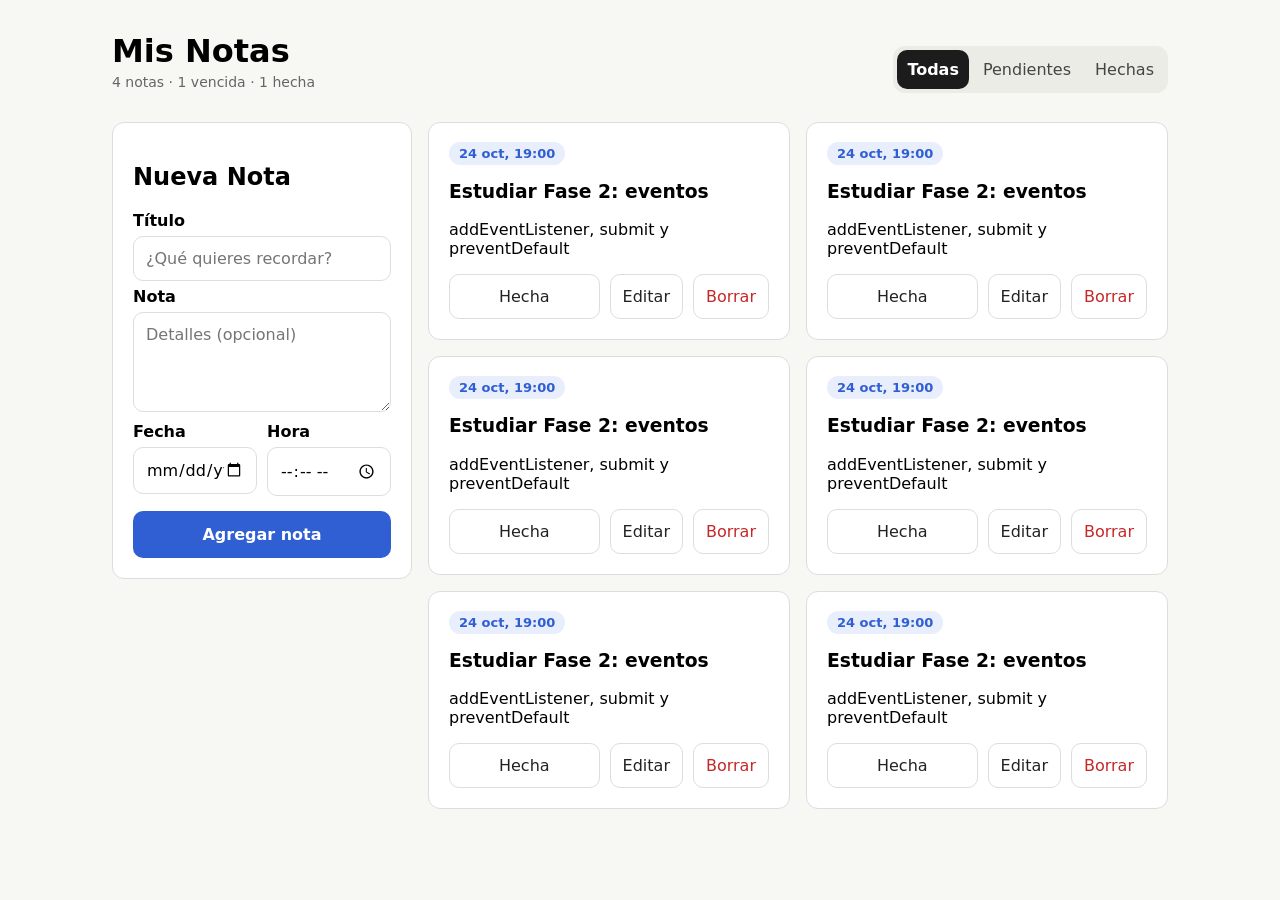
<file: 01-mis-notas/index.html>
<!doctype html>
<html lang="es">
  <head>
    <meta charset="UTF-8" />
    <meta name="viewport" content="width=device-width, initial-scale=1.0" />
    <title>Mis notas</title>
    <link rel="stylesheet" href="styles.css" />
    <script src="app.js" defer></script>
  </head>
  <body>
    <header>
      <div>
        <h1>Mis Notas</h1>
        <p>4 notas · 1 vencida · 1 hecha</p>
      </div>
      <nav>
        <button class="filtro activo">Todas</button>
        <button class="filtro">Pendientes</button>
        <button class="filtro">Hechas</button>
      </nav>
    </header>
    <main>
      <form class="tarjeta" id="form-nota">
        <h2>Nueva Nota</h2>
        <label for="titulo">Título</label>
        <input
          id="titulo"
          type="text"
          placeholder="¿Qué quieres recordar?"
          required
        />

        <label for="nota">Nota</label>
        <textarea id="nota" placeholder="Detalles (opcional)"></textarea>

        <div class="fila">
          <div>
            <label for="fecha">Fecha</label>
            <input id="fecha" type="date" />
          </div>

          <div>
            <label for="hora">Hora</label>
            <input id="hora" type="time" />
          </div>
        </div>

        <button class="boton-notas">Agregar nota</button>
      </form>

      <section class="lista">
        <article class="tarjeta">
          <span class="fecha">24 oct, 19:00</span>
          <h3>Estudiar Fase 2: eventos</h3>
          <p>addEventListener, submit y preventDefault</p>
          <div class="acciones">
            <button class="boton-hecha">Hecha</button>
            <button>Editar</button>
            <button class="boton-borrar">Borrar</button>
          </div>
        </article>
        <article class="tarjeta">
          <span class="fecha">24 oct, 19:00</span>
          <h3>Estudiar Fase 2: eventos</h3>
          <p>addEventListener, submit y preventDefault</p>
          <div class="acciones">
            <button class="boton-hecha">Hecha</button>
            <button>Editar</button>
            <button class="boton-borrar">Borrar</button>
          </div>
        </article>
        <article class="tarjeta">
          <span class="fecha">24 oct, 19:00</span>
          <h3>Estudiar Fase 2: eventos</h3>
          <p>addEventListener, submit y preventDefault</p>
          <div class="acciones">
            <button class="boton-hecha">Hecha</button>
            <button>Editar</button>
            <button class="boton-borrar">Borrar</button>
          </div>
        </article>
        <article class="tarjeta">
          <span class="fecha">24 oct, 19:00</span>
          <h3>Estudiar Fase 2: eventos</h3>
          <p>addEventListener, submit y preventDefault</p>
          <div class="acciones">
            <button class="boton-hecha">Hecha</button>
            <button>Editar</button>
            <button class="boton-borrar">Borrar</button>
          </div>
        </article>
        <article class="tarjeta">
          <span class="fecha">24 oct, 19:00</span>
          <h3>Estudiar Fase 2: eventos</h3>
          <p>addEventListener, submit y preventDefault</p>
          <div class="acciones">
            <button class="boton-hecha">Hecha</button>
            <button>Editar</button>
            <button class="boton-borrar">Borrar</button>
          </div>
        </article>
        <article class="tarjeta">
          <span class="fecha">24 oct, 19:00</span>
          <h3>Estudiar Fase 2: eventos</h3>
          <p>addEventListener, submit y preventDefault</p>
          <div class="acciones">
            <button class="boton-hecha">Hecha</button>
            <button>Editar</button>
            <button class="boton-borrar">Borrar</button>
          </div>
        </article>
      </section>
    </main>
  </body>
</html>
</file>
<file: 01-mis-notas/styles.css>
/* =========================================================
                        1. BASE
   ========================================================= */

* {
  box-sizing: border-box;
}

body {
  background: #f7f7f4; /* color de fondo de la página */
  font-family: system-ui, sans-serif;
  padding: 10px; /* espacio entre el borde de la pantalla y el contenido */
}

/* =========================================================
                      2. ESTRUCTURA
   ========================================================= */

main {
  display: grid;
  gap: 16px;
}

.lista {
  display: grid;
  gap: 16px;
}

.tarjeta {
  background: white;
  border: 1px solid #ddd;
  border-radius: 12px;
  padding: 20px;
}

/* =========================================================
                      3. FORMULARIO
   ========================================================= */

label {
  display: block;
  margin-top: 6px;
  margin-bottom: 6px;
  font-weight: bold;
}

input,
textarea {
  width: 100%;
  padding: 12px;
  font: inherit;
  border: 1px solid #ddd;
  border-radius: 10px;
}

textarea {
  min-height: 100px;
  resize: vertical;
}

.boton-notas {
  font: inherit;
  font-weight: bold;
  background: #2f5fd3;
  color: white;
  border: none;
  border-radius: 10px;
  padding: 14px;
  width: 100%;
  margin-top: 15px;
  cursor: pointer;
}

.fila {
  display: grid;
  grid-template-columns: minmax(0, 1fr) minmax(0, 1fr);
  gap: 10px;
}

/* =========================================================
                  4. TARJETA DE NOTA 
   ========================================================= */

.fecha {
  background: #e8eefc;
  color: #2f5fd3;
  font-size: 13px;
  font-weight: bold;
  padding: 4px 10px;
  border-radius: 999px;
}

.acciones {
  display: flex;
  gap: 10px;
}

.acciones button {
  font: inherit;
  background: white;
  border: 1px solid #ddd;
  border-radius: 10px;
  padding: 12px;
  cursor: pointer;
  color: #222;
}

.boton-hecha {
  flex: 1;
}

.acciones .boton-borrar {
  color: #c62828;
}

/* =========================================================
                5. ENCABEZADO Y FILTROS 
   ========================================================= */

header {
  margin-bottom: 16px;
}

h1 {
  margin: 0;
}

header p {
  margin: 4px 0 16px;
  color: #666;
  font-size: 14px;
}

nav {
  display: flex;
  gap: 4px;
  background: #ecece6;
  padding: 4px;
  border-radius: 12px;
}

.filtro {
  flex: 1;
  font: inherit;
  background: none;
  border: none;
  border-radius: 10px;
  padding: 10px;
  color: #444;
  cursor: pointer;
}

.filtro.activo {
  background: #1c1c1c;
  color: white;
  font-weight: bold;
}

/* =========================================================
                        6. ESCRITORIO 
   ========================================================= */

@media (min-width: 768px) {
  body {
    max-width: 1120px;
    margin: 0 auto;
    padding: 32px;
  }

  header {
    display: flex;
    justify-content: space-between;
    align-items: center;
  }

  main {
    grid-template-columns: 300px 1fr;
    align-items: start;
  }

  .lista {
    grid-template-columns: repeat(2, 1fr);
    align-items: start;
  }
}
</file>
